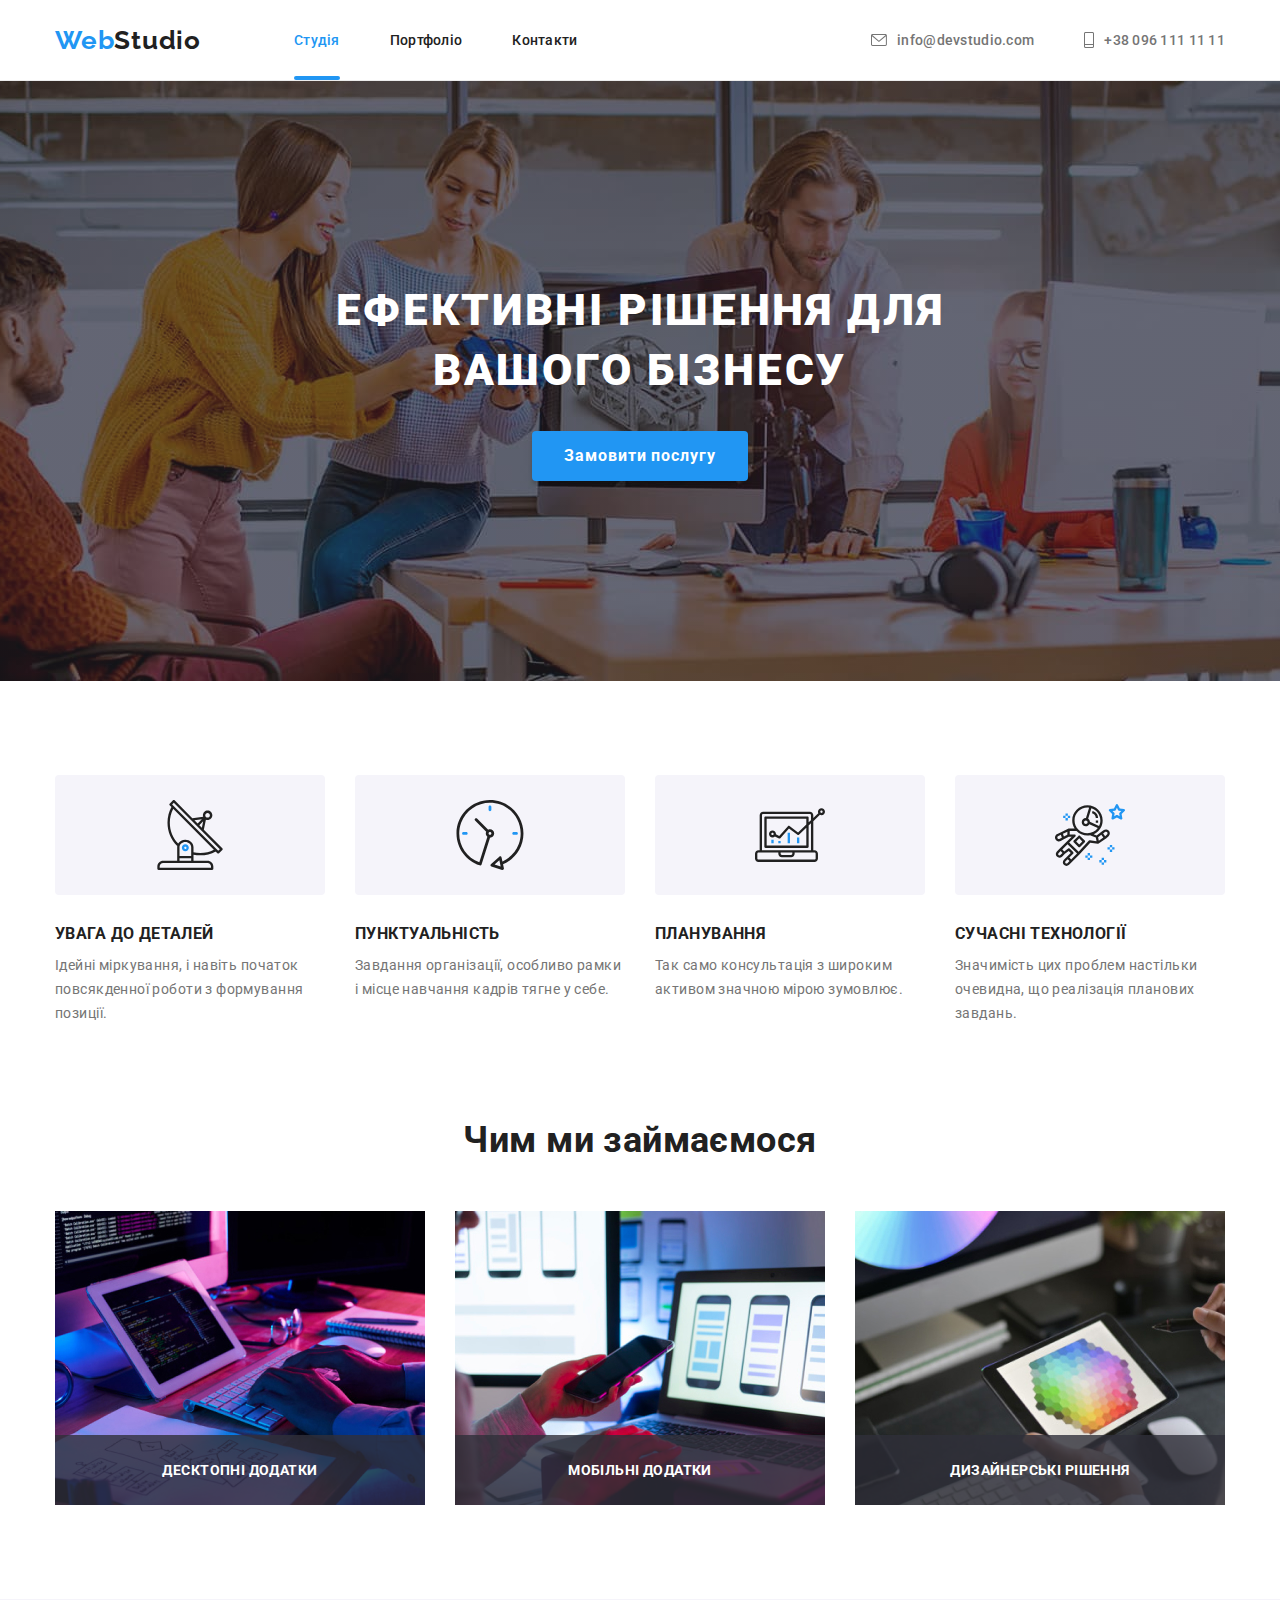
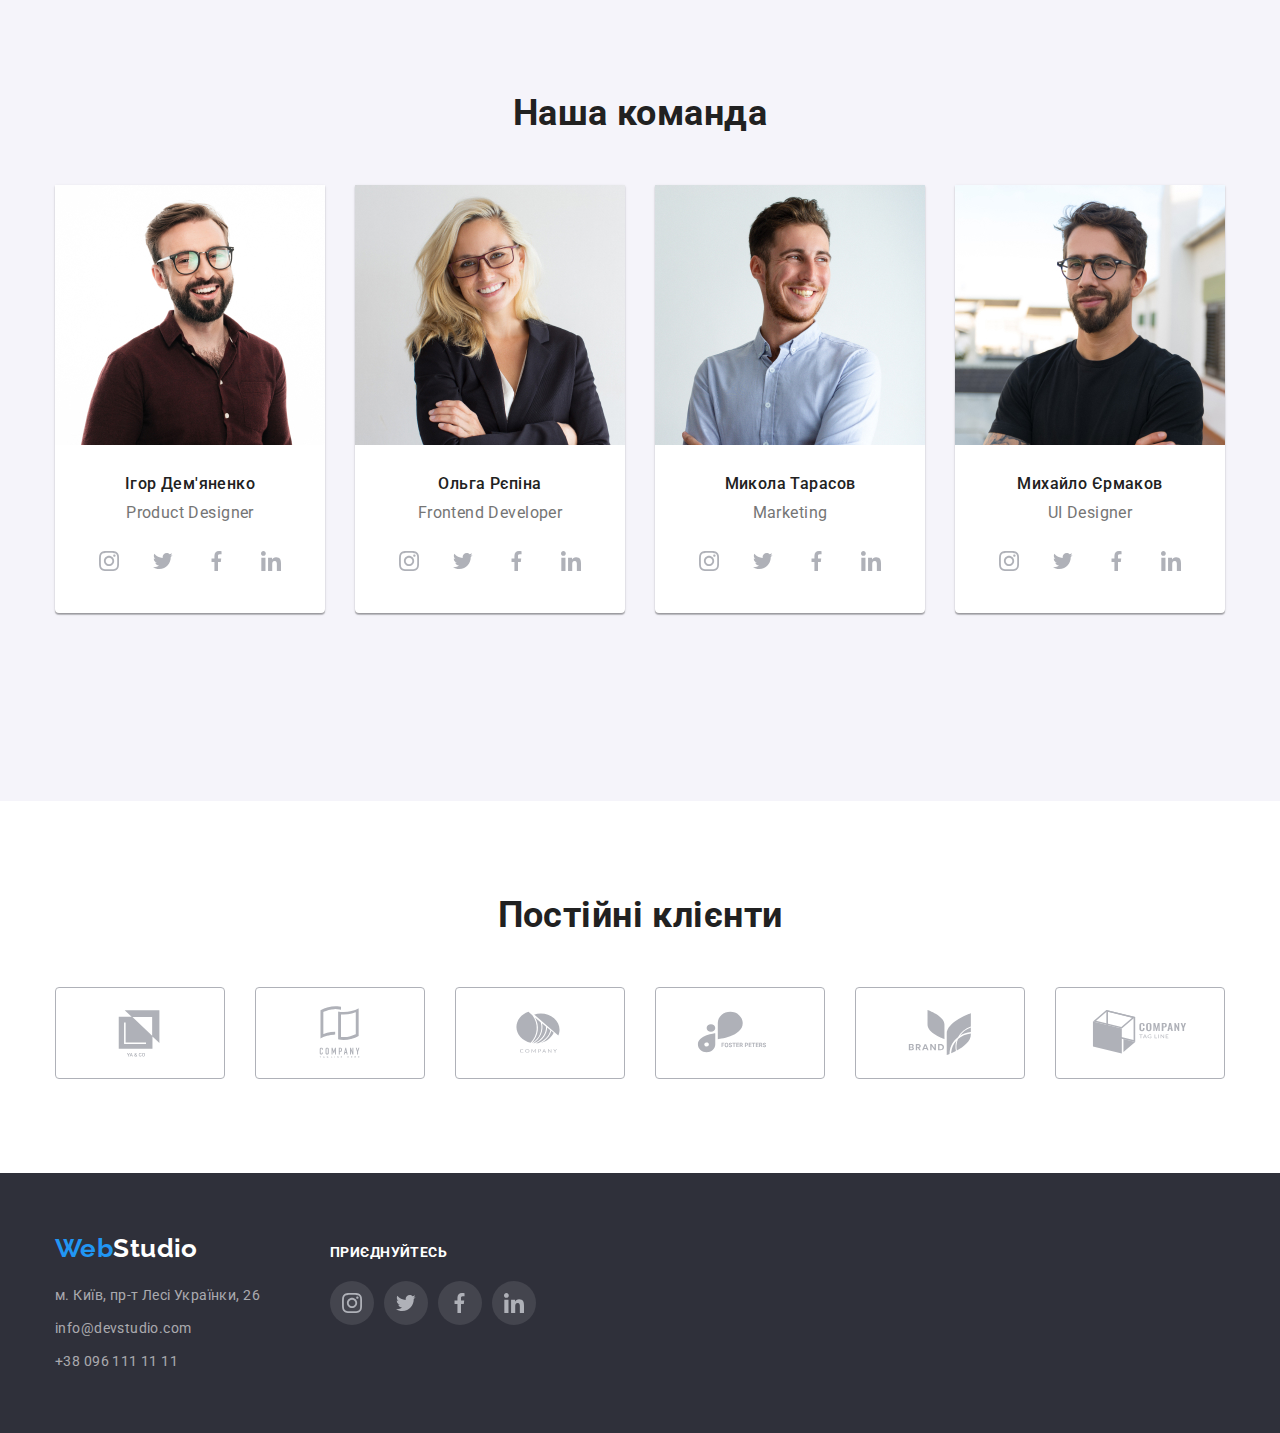
<file: index.html>
<!DOCTYPE html>
<html lang="uk">
    <head>
        <meta charset="UTF-8" />
        <meta http-equiv="X-UA-Compatible" content="IE=edge" />
        <meta name="viewport" content="width=device-width, initial-scale=1.0" />
        <link rel="preconnect" href="https://fonts.googleapis.com" />
        <link rel="preconnect" href="https://fonts.gstatic.com" crossorigin />
        <link
            href="https://fonts.googleapis.com/css2?family=Raleway:wght@700&family=Roboto:wght@400;500;700;900&display=swap"
            rel="stylesheet"
        />
        <link
            rel="stylesheet"
            href="https://cdnjs.cloudflare.com/ajax/libs/modern-normalize/1.1.0/modern-normalize.min.css"
        />
        <title>Web Studio</title>
        <link rel="stylesheet" href="./css/style.css" />
    </head>
    <body>
        <!-- Navigation section -->
        <header>
            <div class="container header-wrapper">
                <a href="index.html" class="logo-header-logo"
                    ><span class="accent">Web</span>Studio</a
                >
                <nav class="header-nav">
                    <ul class="header-nav-list">
                        <li>
                            <a href="index.html" class="header-nav-link current"
                                >Студія</a
                            >
                        </li>
                        <li>
                            <a href="portfolio.html" class="header-nav-link"
                                >Портфоліо</a
                            >
                        </li>
                        <li>
                            <a href="portfolio.html" class="header-nav-link"
                                >Контакти</a
                            >
                        </li>
                    </ul>
                </nav>
                <ul class="contacts-list">
                    <li>
                        <a
                            href="mailto:info@devstudio.com"
                            class="contacts-list-link"
                            ><svg width="16" height="12">
                                <use
                                    href="./images/svg/sprite-defs.svg#icon-letter"
                                ></use></svg
                            >info@devstudio.com
                        </a>
                    </li>
                    <li>
                        <a href="tel:+380961111111" class="contacts-list-link"
                            ><svg width="10" height="16">
                                <use
                                    href="./images/svg/sprite-defs.svg#icon-phone"
                                ></use></svg
                            >+38 096 111 11 11
                        </a>
                    </li>
                </ul>
            </div>
        </header>
        <!-- Hero section -->
        <main>
            <section class="section hero-section">
                <div class="container">
                    <h1 class="hero-title">
                        ЕФЕКТИВНІ РІШЕННЯ ДЛЯ ВАШОГО БІЗНЕСУ
                    </h1>
                    <button data-modal-open type="button" class="hero-button">
                        Замовити послугу
                    </button>
                </div>
            </section>
            <!-- Benefits section -->
            <section class="section">
                <div class="container">
                    <h2 class="visually-hidden">Наші переваги</h2>
                    <ul class="benefits-list">
                        <li>
                            <div class="benefits-icon">
                                <svg width="70" height="70">
                                    <use
                                        href="./images/svg/sprite-defs.svg#icon-antenna"
                                    ></use>
                                </svg>
                            </div>
                            <h3 class="benefits-title">УВАГА ДО ДЕТАЛЕЙ</h3>
                            <p class="benefits-paragraph">
                                Ідейні міркування, і навіть початок повсякденної
                                роботи з формування позиції.
                            </p>
                        </li>
                        <li>
                            <div class="benefits-icon">
                                <svg width="70" height="70">
                                    <use
                                        href="./images/svg/sprite-defs.svg#icon-clock"
                                    ></use>
                                </svg>
                            </div>
                            <h3 class="benefits-title">ПУНКТУАЛЬНІСТЬ</h3>
                            <p class="benefits-paragraph">
                                Завдання організації, особливо рамки і місце
                                навчання кадрів тягне у себе.
                            </p>
                        </li>
                        <li>
                            <div class="benefits-icon">
                                <svg width="70" height="70">
                                    <use
                                        href="./images/svg/sprite-defs.svg#icon-diagram"
                                    ></use>
                                </svg>
                            </div>
                            <h3 class="benefits-title">ПЛАНУВАННЯ</h3>
                            <p class="benefits-paragraph">
                                Так само консультація з широким активом значною
                                мірою зумовлює.
                            </p>
                        </li>
                        <li>
                            <div class="benefits-icon">
                                <svg width="70" height="70">
                                    <use
                                        href="./images/svg/sprite-defs.svg#icon-astronaut"
                                    ></use>
                                </svg>
                            </div>
                            <h3 class="benefits-title">СУЧАСНІ ТЕХНОЛОГІЇ</h3>
                            <p class="benefits-paragraph">
                                Значимість цих проблем настільки очевидна, що
                                реалізація планових завдань.
                            </p>
                        </li>
                    </ul>
                </div>
            </section>
            <!-- Profile section -->
            <section class="section profile">
                <div class="container">
                    <h2 class="profile-title">Чим ми займаємося</h2>
                    <ul class="profile-list">
                        <li class="profile-product-list">
                            <img
                                src="./images/img.jpg"
                                alt="Picture_01"
                                width="370"
                                height="294"
                            />
                            <div class="label"><p>Десктопні додатки</p></div>
                        </li>
                        <li class="profile-product-list">
                            <img
                                src="./images/img1.jpg"
                                alt="Picture_02"
                                width="370"
                                height="294"
                            />
                            <div class="label"><p>Мобільні додатки</p></div>
                        </li>
                        <li class="profile-product-list">
                            <img
                                src="./images/img2.jpg"
                                alt="Picture_03"
                                width="370"
                                height="294"
                            />
                            <div class="label"><p>Дизайнерські рішення</p></div>
                        </li>
                    </ul>
                </div>
            </section>
            <!-- Members section -->
            <section class="section members">
                <div class="container">
                    <h2 class="members-title">Наша команда</h2>
                    <ul class="members-list">
                        <li>
                            <img
                                src="./images/img3.jpg"
                                alt="photo of Igor Demyanenko"
                                width="270"
                                height="260"
                                class="members-list-img"
                            />
                            <div class="members-container">
                                <h3 class="members-list-title">
                                    Ігор Дем'яненко
                                </h3>
                                <p class="members-list-paragraph">
                                    Product Designer
                                </p>
                                <ul class="social-links-list">
                                    <li class="social-list-item">
                                        <a
                                            class="social-link"
                                            href="https://www.instagram.com/"
                                        >
                                            <svg class="social-icon">
                                                <use
                                                    href="./images/svg/sprite-defs.svg#icon-instagram"
                                                ></use>
                                            </svg>
                                        </a>
                                    </li>
                                    <li class="social-list-item">
                                        <a
                                            class="social-link"
                                            href="https://twitter.com/"
                                        >
                                            <svg class="social-icon">
                                                <use
                                                    href="./images/svg/sprite-defs.svg#icon-twitter"
                                                ></use>
                                            </svg>
                                        </a>
                                    </li>
                                    <li class="social-list-item">
                                        <a
                                            class="social-link"
                                            href="https://www.facebook.com/"
                                        >
                                            <svg class="social-icon">
                                                <use
                                                    href="./images/svg/sprite-defs.svg#icon-facebook"
                                                ></use>
                                            </svg>
                                        </a>
                                    </li>
                                    <li class="social-list-item">
                                        <a
                                            class="social-link"
                                            href="https://www.linkedin.com/feed/"
                                        >
                                            <svg class="social-icon">
                                                <use
                                                    href="./images/svg/sprite-defs.svg#icon-linkedin"
                                                ></use>
                                            </svg>
                                        </a>
                                    </li>
                                </ul>
                            </div>
                        </li>
                        <li>
                            <img
                                src="./images/img4.jpg"
                                alt="photo of Olga Pyerina"
                                width="270"
                                height="260"
                                class="members-list-img"
                            />
                            <div class="members-container">
                                <h3 class="members-list-title">Ольга Рєпіна</h3>
                                <p class="members-list-paragraph">
                                    Frontend Developer
                                </p>
                                <ul class="social-links-list">
                                    <li class="social-list-item">
                                        <a
                                            class="social-link"
                                            href="https://www.instagram.com/"
                                        >
                                            <svg class="social-icon">
                                                <use
                                                    href="./images/svg/sprite-defs.svg#icon-instagram"
                                                ></use>
                                            </svg>
                                        </a>
                                    </li>
                                    <li class="social-list-item">
                                        <a
                                            class="social-link"
                                            href="https://twitter.com/"
                                        >
                                            <svg class="social-icon">
                                                <use
                                                    href="./images/svg/sprite-defs.svg#icon-twitter"
                                                ></use>
                                            </svg>
                                        </a>
                                    </li>
                                    <li class="social-list-item">
                                        <a
                                            class="social-link"
                                            href="https://www.facebook.com/"
                                        >
                                            <svg class="social-icon">
                                                <use
                                                    href="./images/svg/sprite-defs.svg#icon-facebook"
                                                ></use>
                                            </svg>
                                        </a>
                                    </li>
                                    <li class="social-list-item">
                                        <a
                                            class="social-link"
                                            href="https://www.linkedin.com/feed/"
                                        >
                                            <svg class="social-icon">
                                                <use
                                                    href="./images/svg/sprite-defs.svg#icon-linkedin"
                                                ></use>
                                            </svg>
                                        </a>
                                    </li>
                                </ul>
                            </div>
                        </li>
                        <li>
                            <img
                                src="./images/img5.jpg"
                                alt="photo of Mykola Tarasov"
                                width="270"
                                height="260"
                                class="members-list-img"
                            />
                            <div class="members-container">
                                <h3 class="members-list-title">
                                    Микола Тарасов
                                </h3>
                                <p class="members-list-paragraph">Marketing</p>
                                <ul class="social-links-list">
                                    <li class="social-list-item">
                                        <a
                                            class="social-link"
                                            href="https://www.instagram.com/"
                                        >
                                            <svg class="social-icon">
                                                <use
                                                    href="./images/svg/sprite-defs.svg#icon-instagram"
                                                ></use>
                                            </svg>
                                        </a>
                                    </li>
                                    <li class="social-list-item">
                                        <a
                                            class="social-link"
                                            href="https://twitter.com/"
                                        >
                                            <svg class="social-icon">
                                                <use
                                                    href="./images/svg/sprite-defs.svg#icon-twitter"
                                                ></use>
                                            </svg>
                                        </a>
                                    </li>
                                    <li class="social-list-item">
                                        <a
                                            class="social-link"
                                            href="https://www.facebook.com/"
                                        >
                                            <svg class="social-icon">
                                                <use
                                                    href="./images/svg/sprite-defs.svg#icon-facebook"
                                                ></use>
                                            </svg>
                                        </a>
                                    </li>
                                    <li class="social-list-item">
                                        <a
                                            class="social-link"
                                            href="https://www.linkedin.com/feed/"
                                        >
                                            <svg class="social-icon">
                                                <use
                                                    href="./images/svg/sprite-defs.svg#icon-linkedin"
                                                ></use>
                                            </svg>
                                        </a>
                                    </li>
                                </ul>
                            </div>
                        </li>
                        <li>
                            <img
                                src="./images/img6.jpg"
                                alt="photo of Myhaylo Yermakov"
                                width="270"
                                height="260"
                                class="members-list-img"
                            />
                            <div class="members-container">
                                <h3 class="members-list-title">
                                    Михайло Єрмаков
                                </h3>
                                <p class="members-list-paragraph">
                                    UI Designer
                                </p>
                                <ul class="social-links-list">
                                    <li class="social-list-item">
                                        <a
                                            class="social-link"
                                            href="https://www.instagram.com/"
                                        >
                                            <svg class="social-icon">
                                                <use
                                                    href="./images/svg/sprite-defs.svg#icon-instagram"
                                                ></use>
                                            </svg>
                                        </a>
                                    </li>
                                    <li class="social-list-item">
                                        <a
                                            class="social-link"
                                            href="https://twitter.com/"
                                        >
                                            <svg class="social-icon">
                                                <use
                                                    href="./images/svg/sprite-defs.svg#icon-twitter"
                                                ></use>
                                            </svg>
                                        </a>
                                    </li>
                                    <li class="social-list-item">
                                        <a
                                            class="social-link"
                                            href="https://www.facebook.com/"
                                        >
                                            <svg class="social-icon">
                                                <use
                                                    href="./images/svg/sprite-defs.svg#icon-facebook"
                                                ></use>
                                            </svg>
                                        </a>
                                    </li>
                                    <li class="social-list-item">
                                        <a
                                            class="social-link"
                                            href="https://www.linkedin.com/feed/"
                                        >
                                            <svg class="social-icon">
                                                <use
                                                    href="./images/svg/sprite-defs.svg#icon-linkedin"
                                                ></use>
                                            </svg>
                                        </a>
                                    </li>
                                </ul>
                            </div>
                        </li>
                    </ul>
                </div>
            </section>
            <!-- Clients Section -->
            <section class="section clients">
                <div class="container">
                    <h2 class="clients-title">Постійні клієнти</h2>
                    <ul class="clients-list">
                        <li>
                            <a href="#" class="link-clients"
                                ><svg
                                    class="svg-clients"
                                    width="106"
                                    height="60"
                                >
                                    <use
                                        href="./images/svg/sprite-defs.svg#icon-logoclient1"
                                    ></use></svg
                            ></a>
                        </li>
                        <li>
                            <a href="#" class="link-clients"
                                ><svg
                                    class="svg-clients"
                                    width="106"
                                    height="60"
                                >
                                    <use
                                        href="./images/svg/sprite-defs.svg#icon-logoclient2"
                                    ></use></svg
                            ></a>
                        </li>
                        <li>
                            <a href="#" class="link-clients"
                                ><svg
                                    class="svg-clients"
                                    width="106"
                                    height="60"
                                >
                                    <use
                                        href="./images/svg/sprite-defs.svg#icon-logoclient3"
                                    ></use></svg
                            ></a>
                        </li>
                        <li>
                            <a href="#" class="link-clients"
                                ><svg
                                    class="svg-clients"
                                    width="106"
                                    height="60"
                                >
                                    <use
                                        href="./images/svg/sprite-defs.svg#icon-logoclient4"
                                    ></use></svg
                            ></a>
                        </li>
                        <li>
                            <a href="#" class="link-clients"
                                ><svg
                                    class="svg-clients"
                                    width="106"
                                    height="60"
                                >
                                    <use
                                        href="./images/svg/sprite-defs.svg#icon-logoclient5"
                                    ></use></svg
                            ></a>
                        </li>
                        <li>
                            <a href="#" class="link-clients"
                                ><svg
                                    class="svg-clients"
                                    width="106"
                                    height="60"
                                >
                                    <use
                                        href="./images/svg/sprite-defs.svg#icon-logoclient6"
                                    ></use></svg
                            ></a>
                        </li>
                    </ul>
                </div>
            </section>
        </main>
        <!-- Footer section -->
        <footer class="footer">
            <div class="container footer-address-container">
                <div class="footer-wrapper">
                    <a href="index.html" class="logo footer-logo"
                        ><span class="accent">Web</span>Studio</a
                    >
                    <address class="footer-address">
                        <ul>
                            <li class="address-item">
                                <a
                                    href="https://goo.gl/maps/Tyv8FxXMf5jZxEzd9"
                                    target="_blank"
                                    rel="noopener noreferrer"
                                    >м. Київ, пр-т Лесі Українки, 26</a
                                >
                            </li>
                            <li class="address-item">
                                <a href="mailto:info@devstudio.com"
                                    >info@devstudio.com</a
                                >
                            </li>
                            <li class="address-item">
                                <a href="tel:+380961111111"
                                    >+38 096 111 11 11</a
                                >
                            </li>
                        </ul>
                    </address>
                </div>
                <div class="footer-social-container">
                    <p class="footer-title">Приєднуйтесь</p>
                    <ul class="footer-list">
                        <li class="footer-list-item">
                            <a href="#" class="footer-list-link"
                                ><svg width="20" height="20">
                                    <use
                                        href="./images/svg/sprite-defs.svg#icon-instagram"
                                    ></use></svg
                            ></a>
                        </li>
                        <li class="footer-list-item">
                            <a href="#" class="footer-list-link"
                                ><svg width="20" height="20">
                                    <use
                                        href="./images/svg/sprite-defs.svg#icon-twitter"
                                    ></use></svg
                            ></a>
                        </li>
                        <li class="footer-list-item">
                            <a href="#" class="footer-list-link"
                                ><svg width="20" height="20">
                                    <use
                                        href="./images/svg/sprite-defs.svg#icon-facebook"
                                    ></use></svg
                            ></a>
                        </li>
                        <li class="footer-list-item">
                            <a href="#" class="footer-list-link"
                                ><svg width="20" height="20">
                                    <use
                                        href="./images/svg/sprite-defs.svg#icon-linkedin"
                                    ></use></svg
                            ></a>
                        </li>
                    </ul>
                </div>
            </div>
        </footer>
        <div class="backdrop is-hidden" data-modal>
            <div class="modal">
                <button
                    type="button"
                    class="modal-close-button"
                    data-modal-close
                >
                    <svg width="11" height="11">
                        <use href="./images/svg/sprite-defs.svg#icon-x"></use>
                    </svg>
                </button>
            </div>
        </div>
        <script src="./js/modal.js"></script>
    </body>
</html>
</file>
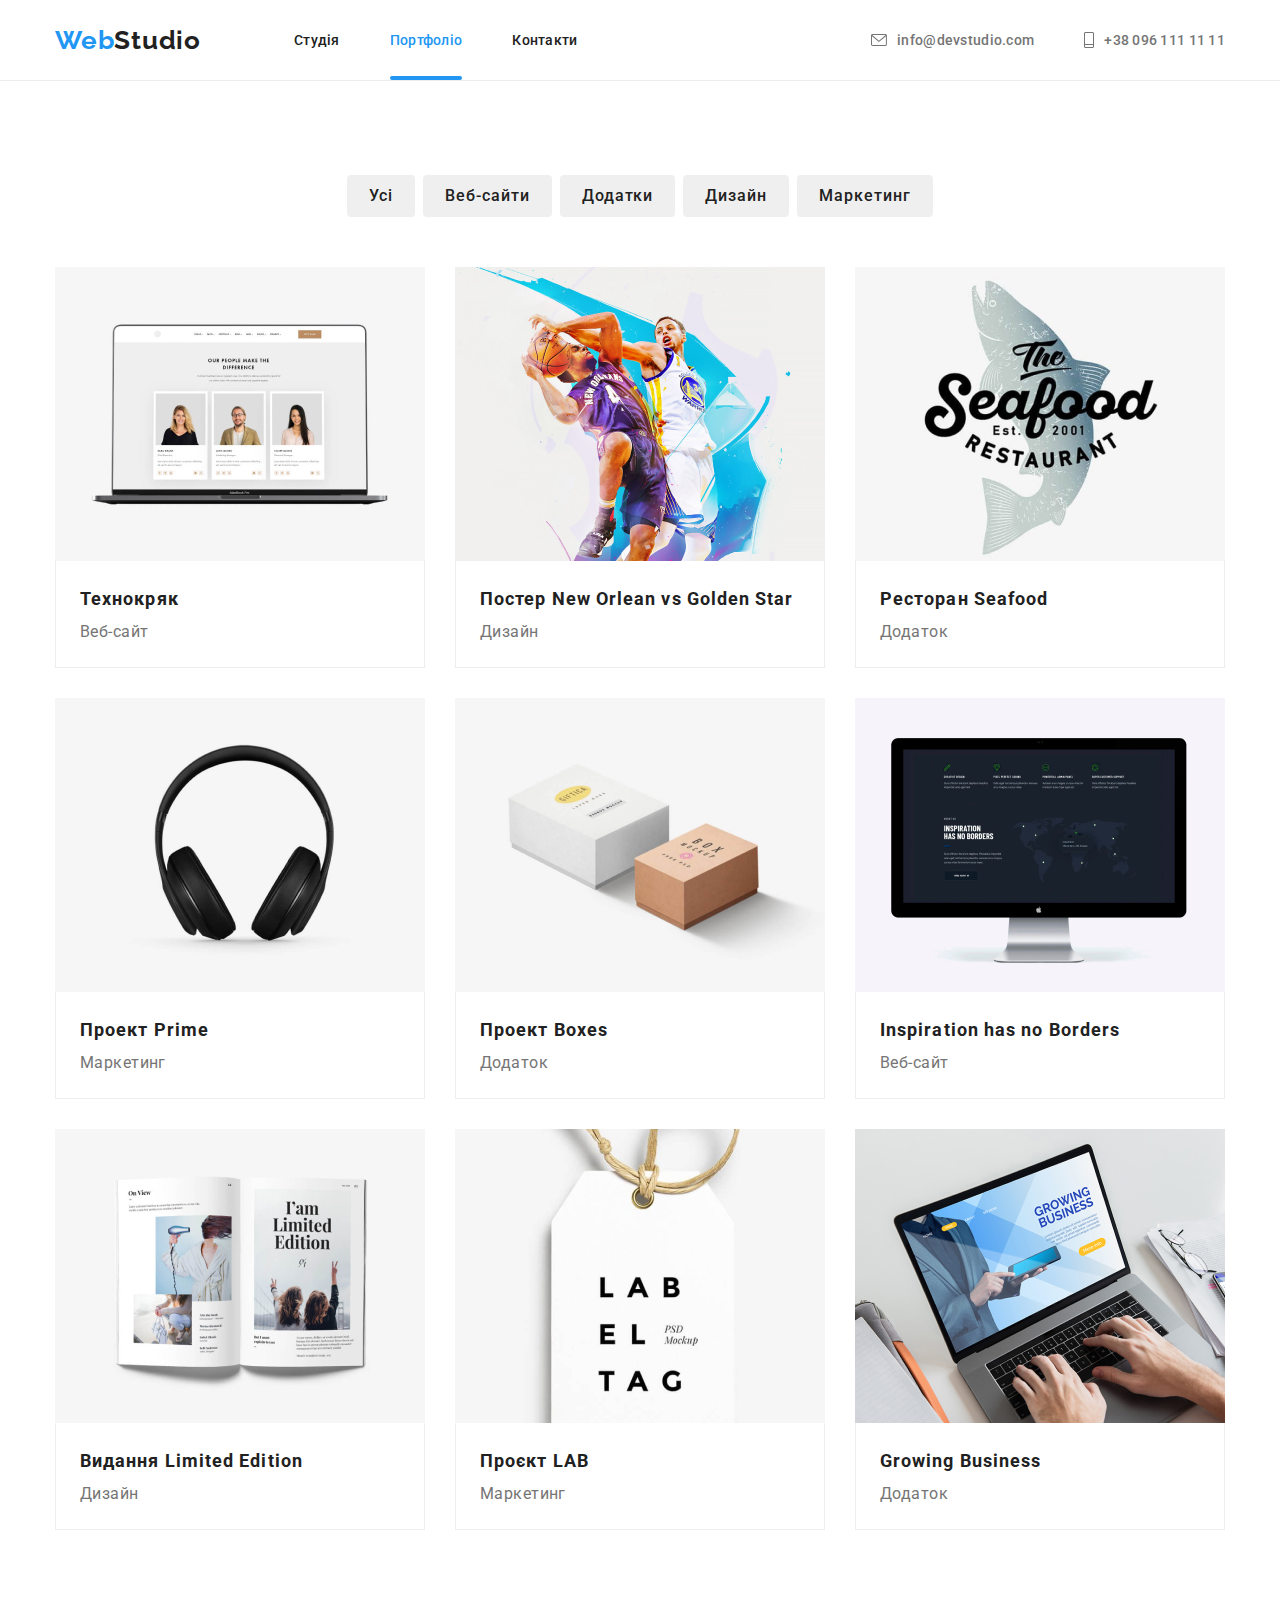
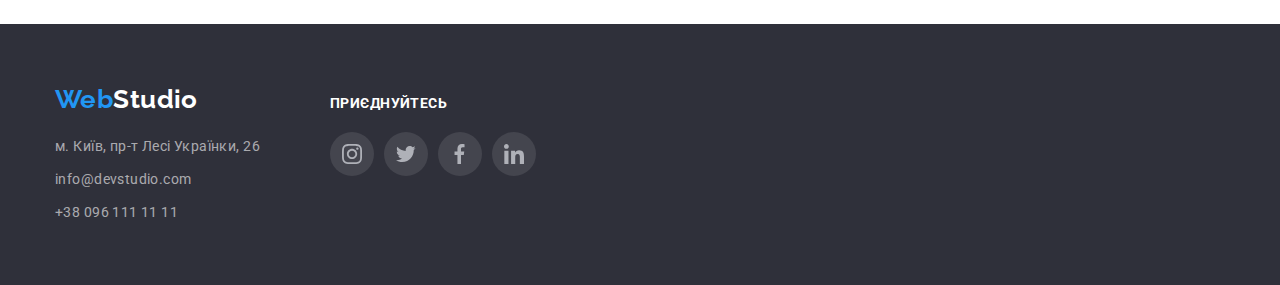
<file: portfolio.html>
<!DOCTYPE html>
<html lang="uk">
    <head>
        <meta charset="UTF-8" />
        <meta http-equiv="X-UA-Compatible" content="IE=edge" />
        <meta name="viewport" content="width=device-width, initial-scale=1.0" />
        <link rel="preconnect" href="https://fonts.googleapis.com" />
        <link rel="preconnect" href="https://fonts.gstatic.com" crossorigin />
        <link
            href="https://fonts.googleapis.com/css2?family=Raleway:wght@700&family=Roboto:wght@400;500;700;900&display=swap"
            rel="stylesheet"
        />
        <link
            rel="stylesheet"
            href="https://cdnjs.cloudflare.com/ajax/libs/modern-normalize/1.1.0/modern-normalize.min.css"
        />
        <title>Web Studio</title>
        <link rel="stylesheet" href="./css/style.css" />
    </head>
    <body>
        <!-- Navigation section -->
        <header>
            <div class="container header-wrapper">
                <a href="index.html" class="logo-header-logo"
                    ><span class="accent">Web</span>Studio</a
                >
                <nav class="header-nav">
                    <ul class="header-nav-list">
                        <li>
                            <a href="index.html" class="header-nav-link"
                                >Студія</a
                            >
                        </li>
                        <li>
                            <a
                                href="portfolio.html"
                                class="header-nav-link current"
                                >Портфоліо</a
                            >
                        </li>
                        <li>
                            <a href="portfolio.html" class="header-nav-link"
                                >Контакти</a
                            >
                        </li>
                    </ul>
                </nav>
                <ul class="contacts-list">
                    <li>
                        <a
                            href="mailto:info@devstudio.com"
                            class="contacts-list-link"
                            ><svg width="16" height="12">
                                <use
                                    href="./images/svg/sprite-defs.svg#icon-letter"
                                ></use></svg
                            >info@devstudio.com
                        </a>
                    </li>
                    <li>
                        <a href="tel:+380961111111" class="contacts-list-link"
                            ><svg width="10" height="16">
                                <use
                                    href="./images/svg/sprite-defs.svg#icon-phone"
                                ></use></svg
                            >+38 096 111 11 11
                        </a>
                    </li>
                </ul>
            </div>
        </header>

        <main>
            <section class="section">
                <div class="container">
                    <h1 class="hidden">Примери робот</h1>

                    <ul class="list-button">
                        <li class="button-list">
                            <button type="button" class="card-button">
                                Усі
                            </button>
                        </li>
                        <li class="button-list">
                            <button type="button" class="card-button">
                                Веб-сайти
                            </button>
                        </li>
                        <li class="button-list">
                            <button type="button" class="card-button">
                                Додатки
                            </button>
                        </li>
                        <li class="button-list">
                            <button type="button" class="card-button">
                                Дизайн
                            </button>
                        </li>
                        <li class="button-list">
                            <button type="button" class="card-button">
                                Маркетинг
                            </button>
                        </li>
                    </ul>

                    <ul class="list-portfolio">
                        <li class="box">
                            <a class="box-link" href="">
                                <div class="thumb">
                                    <img
                                        src="./images/technocrack.jpg"
                                        alt="Технокряк"
                                        width="370"
                                    />
                                    <div class="box-overlay">
                                        <p class="box-overlay-text">
                                            Ресурс пропонує комплексні
                                            пропозиції з різним рівнем
                                            функціоналу та сервісів. Все це
                                            дозволить відвідувачу отримати
                                            вичерпні відомості про компанію чи
                                            приватну особу.
                                        </p>
                                    </div>
                                </div>
                                <div class="product">
                                    <h2 class="product-title">Технокряк</h2>
                                    <p class="product-paragraph">Веб-сайт</p>
                                </div></a
                            >
                        </li>
                        <li class="box">
                            <a class="box-link" href="">
                                <div class="thumb">
                                    <img
                                        src="./images/neworleansvsgoldenstars.jpg"
                                        alt="Постер New Orlean vs Golden Star"
                                        width="370"
                                    />
                                    <div class="box-overlay">
                                        <p class="box-overlay-text"></p>
                                    </div>
                                </div>
                                <div class="product">
                                    <h2 class="product-title">
                                        Постер New Orlean vs Golden Star
                                    </h2>
                                    <p class="product-paragraph">Дизайн</p>
                                </div></a
                            >
                        </li>
                        <li class="box">
                            <a class="box-link" href="">
                                <div class="thumb">
                                    <img
                                        src="./images/seafood.jpg"
                                        alt="Ресторан Seafood"
                                        width="370"
                                    />
                                    <div class="box-overlay">
                                        <p class="box-overlay-text"></p>
                                    </div>
                                </div>
                                <div class="product">
                                    <h2 class="product-title">
                                        Ресторан Seafood
                                    </h2>
                                    <p class="product-paragraph">Додаток</p>
                                </div></a
                            >
                        </li>
                        <li class="box">
                            <a class="box-link" href="">
                                <div class="thumb">
                                    <img
                                        src="./images/prime.jpg"
                                        alt="Проект Prime"
                                        width="370"
                                    />
                                    <div class="box-overlay">
                                        <p class="box-overlay-text"></p>
                                    </div>
                                </div>
                                <div class="product">
                                    <h2 class="product-title">Проект Prime</h2>
                                    <p class="product-paragraph">Маркетинг</p>
                                </div></a
                            >
                        </li>
                        <li class="box">
                            <a class="box-link" href="">
                                <div class="thumb">
                                    <img
                                        src="./images/boxes.jpg"
                                        alt="Проєкт Boxes"
                                        width="370"
                                    />
                                    <div class="box-overlay">
                                        <p class="box-overlay-text"></p>
                                    </div>
                                </div>
                                <div class="product">
                                    <h2 class="product-title">Проект Boxes</h2>
                                    <p class="product-paragraph">Додаток</p>
                                </div></a
                            >
                        </li>
                        <li class="box">
                            <a class="box-link" href="">
                                <div class="thumb">
                                    <img
                                        src="./images/inspirationhasnoborders.jpg"
                                        alt="Inspiration has no Borders"
                                        width="370"
                                    />
                                    <div class="box-overlay">
                                        <p class="box-overlay-text"></p>
                                    </div>
                                </div>
                                <div class="product">
                                    <h2 class="product-title">
                                        Inspiration has no Borders
                                    </h2>
                                    <p class="product-paragraph">Веб-сайт</p>
                                </div></a
                            >
                        </li>
                        <li class="box">
                            <a class="box-link" href="">
                                <div class="thumb">
                                    <img
                                        src="./images/limitededition.jpg"
                                        alt="Видання Limited Edition"
                                        width="370"
                                    />
                                    <div class="box-overlay">
                                        <p class="box-overlay-text"></p>
                                    </div>
                                </div>
                                <div class="product">
                                    <h2 class="product-title">
                                        Видання Limited Edition
                                    </h2>
                                    <p class="product-paragraph">Дизайн</p>
                                </div></a
                            >
                        </li>
                        <li class="box">
                            <a class="box-link" href="">
                                <div class="thumb">
                                    <img
                                        src="./images/lab.jpg"
                                        alt="Проєкт LAB"
                                        width="370"
                                    />
                                    <div class="box-overlay">
                                        <p class="box-overlay-text"></p>
                                    </div>
                                </div>
                                <div class="product">
                                    <h2 class="product-title">Проєкт LAB</h2>
                                    <p class="product-paragraph">Маркетинг</p>
                                </div></a
                            >
                        </li>
                        <li class="box">
                            <a class="box-link" href="">
                                <div class="thumb">
                                    <img
                                        src="./images/growingbusiness.jpg"
                                        alt="Growing Business"
                                        width="370"
                                    />
                                    <div class="box-overlay">
                                        <p class="box-overlay-text"></p>
                                    </div>
                                </div>
                                <div class="product">
                                    <h2 class="product-title">
                                        Growing Business
                                    </h2>
                                    <p class="product-paragraph">Додаток</p>
                                </div></a
                            >
                        </li>
                    </ul>
                </div>
            </section>
        </main>
        <!-- Footer section -->
        <footer class="footer">
            <div class="container footer-address-container">
                <div class="footer-wrapper">
                    <a href="index.html" class="logo footer-logo"
                        ><span class="accent">Web</span>Studio</a
                    >
                    <address class="footer-address">
                        <ul>
                            <li class="address-item">
                                <a
                                    href="https://goo.gl/maps/Tyv8FxXMf5jZxEzd9"
                                    target="_blank"
                                    rel="noopener noreferrer"
                                    >м. Київ, пр-т Лесі Українки, 26</a
                                >
                            </li>
                            <li class="address-item">
                                <a href="mailto:info@devstudio.com"
                                    >info@devstudio.com</a
                                >
                            </li>
                            <li class="address-item">
                                <a href="tel:+380961111111"
                                    >+38 096 111 11 11</a
                                >
                            </li>
                        </ul>
                    </address>
                </div>
                <div class="footer-social-container">
                    <p class="footer-title">Приєднуйтесь</p>
                    <ul class="footer-list">
                        <li class="footer-list-item">
                            <a href="#" class="footer-list-link"
                                ><svg width="20" height="20">
                                    <use
                                        href="./images/svg/sprite-defs.svg#icon-instagram"
                                    ></use></svg
                            ></a>
                        </li>
                        <li class="footer-list-item">
                            <a href="#" class="footer-list-link"
                                ><svg width="20" height="20">
                                    <use
                                        href="./images/svg/sprite-defs.svg#icon-twitter"
                                    ></use></svg
                            ></a>
                        </li>
                        <li class="footer-list-item">
                            <a href="#" class="footer-list-link"
                                ><svg width="20" height="20">
                                    <use
                                        href="./images/svg/sprite-defs.svg#icon-facebook"
                                    ></use></svg
                            ></a>
                        </li>
                        <li class="footer-list-item">
                            <a href="#" class="footer-list-link"
                                ><svg width="20" height="20">
                                    <use
                                        href="./images/svg/sprite-defs.svg#icon-linkedin"
                                    ></use></svg
                            ></a>
                        </li>
                    </ul>
                </div>
            </div>
        </footer>
        <script src="./js/modal.js"></script>
    </body>
</html>
</file>
<file: css/style.css>
/* General settings */

html {
        box-sizing: border-box;
}

*,
*::before,
*::after {
        box-sizing: inherit;
}

:root {
        --accent-color: #2196F3;
        --primary-color: #212121;
        --secondary-color: #757575;
        --dark-color: #2F303A;
        --primary-white: #FFFFFF;
        --secondary-white: #F5F4FA;
        --modal-close-color: #0000001a;
        --modal-overlay-color: #00000033;

        --duration: 250ms;
        --longer: 550ms;
        --timing-function: cubic-bezier(0.4, 0, 0.2, 1);
}

body {
        font-family: 'Roboto', sans-serif;
        font-size: 14px;
        letter-spacing: 0.03em;
        line-height: 1.71;
        color: var(--primary-color);
}

img {
        display: block;
}

ul {
        margin: 0;
        padding: 0;
}

li {
        list-style: none;
        margin: 0;
        padding: 0;
}

a {
        text-decoration: none;
        color: var(--head-color);
}

a,
button {
        margin: 0;
        padding: 0;
}

address {
        font-style: normal;
}

h1,
h2,
h3,
h4,
h5,
h6,
p {
        margin-top: 0;
        margin-bottom: 0;
}

/* 1st Page */
/* Header Section */

header {
        border-bottom: 1px solid #ECECEC;
}

header a {
        padding-bottom: 32px;
        padding-top: 32px;
}

.header-logo {
        margin-right: 93px;
}

.header-nav {
        display: flex;
        align-items: center;
        margin-left: 93px;
}

.header-nav-list {
        position: relative;
        display: flex;
        gap: 50px;
}


.contacts-list {

        display: flex;
        align-items: baseline;
        gap: 50px;
        align-items: center;
        margin-left: auto;
}

.header-nav-link {
        display: block;
        padding: 32px 0;
        font-weight: 500;
        line-height: 1.15;
        letter-spacing: 0.02em;

        transition-property: fill, color;
        transition-duration: var(--duration);
        transition-timing-function: var(--timing-function);
}

.current::after {
        position: absolute;
        display: block;
        content:'';
        bottom:0;
        left:0;

        transform: translate(50, 50);

        width: 100%;
        height: 4px;
        border-radius: 2px;
        background: var(--accent-color);
}

.current{
        position: relative;
        color: var(--accent-color)
}

.contacts-list-link {
        display: flex;
        align-items: center;
        gap: 10px;
        font-weight: 500;
        line-height: 1.15;
        letter-spacing: 0.02em;
        fill: var(--secondary-color);
        color: var(--secondary-color);

        transition-property: fill, color;
        transition-duration: var(--duration);
        transition-timing-function: var(--timing-function);
}

.header-nav-link:hover,
.header-nav-link:focus,
.contacts-list-link:hover,
.contacts-list-link:focus {
        fill: var(--accent-color);
        color: var(--accent-color);
}

.header-wrapper {
                display: flex;
                align-items: center;
                margin: 0px auto;
                width: 1200px;
}

.logo-header-logo {
        display: inline-block;
                font-family: 'Raleway', sans-serif;
                padding: 0;
                font-weight: 700;
                font-size: 26px;
                line-height: 1.19;
                letter-spacing: 0.03em;

}

.header-nav-item {
        font-family: 'Roboto', sans-serif;
                font-weight: 500;
                font-size: 14px;
                line-height: 0.8;
                letter-spacing: 0.02em;
                color: var(--accent-color);
}

.header-nav-item {
        font-family: 'Roboto', sans-serif;
                font-weight: 500;
                font-size: 14px;
                line-height: 0.8;
                letter-spacing: 0.02em;
                color: var(--primary-color);
}

.header-nav-item {
        font-family: 'Roboto', sans-serif;
                font-weight: 500;
                font-size: 14px;
                line-height: 0.8;
                letter-spacing: 0.02em;
                color: var(--primary-color);
}

/* Hero Section  */
/* Utilities  */

.container {
        width: 1200px;
        margin: 0 auto;
        padding: 0px 15px;
}

.section {
        padding-top: 94px;
        padding-bottom: 94px;
}

.list-portfolio {
        display: flex;
        flex-wrap: wrap;

        gap: 30px;
}

.accent {
        color: var(--accent-color);
}

.visually-hidden {
        position: absolute;
        width: 1px;
        height: 1px;
        margin: -1px;
        border: 0;
        padding: 0;
        white-space: nowrap;
        clip-path: inset(100%);
        clip: rect(0 0 0 0);
        overflow: hidden;
}

/* Components  */

.logo {
        font-family: 'Raleway';
        font-weight: 700;
        font-size: 26px;
        line-height: 1.19;
        color: #000000;
}

.hidden {
        position: absolute;
        width: 1px;
        height: 1px;
        margin: -1px;
        border: 0;
        padding: 0;
        white-space: nowrap;
        clip-path: inset(100%);
        clip: rect(0 0 0 0);
        overflow: hidden;
}

.hero-section {
        text-align: center;

        background-position: center;
        background-image: linear-gradient(to right, rgba(47, 48, 58, 0.4), rgba(47, 48, 58, 0.4)), url(../images/hero-background-optimized.jpg);
        background-size: cover;
        background-repeat: no-repeat;
        background-color: var(--dark-color);

        max-width: 1600px;
        height: 600px;
        padding: 200px 0px;
        margin-left: auto;
        margin-right: auto;
}

.hero-title {
        font-weight: 900;
        font-size: 44px;
        line-height: 1.36;
        text-align: center;
        letter-spacing: 0.06em;
        text-transform: uppercase;
        color: var(--primary-white);
        margin: 0 auto;
        margin-bottom: 30px;
        width: 696px;
}

.hero-button {
        border-radius: 4px;
        font-weight: 700;
        font-size: 16px;
        line-height: 1.88;
        letter-spacing: 0.06em;
                padding: 10px 32px;

        color: var(--primary-white);
        background-color: var(--accent-color);
        box-shadow: 0px 4px 4px rgba(0, 0, 0, 0.15);

        border: none;
        cursor: pointer;

        transition: background-color var(--duration);
        transition-property: background-color;
        transition-duration: var(--duration);
        transition-timing-function: var(--timing-function);
}

.hero-button:focus,
.hero-button:hover {
        background-color: var(--accent-color);
}

/* Benefits Section  */

.benefits-list {
        display: flex;

        gap: 30px;
}

.benefits-icon {

        display: flex;
        justify-content: center;
        align-items: center;
        
        gap: 30px;
        width: 270px; 
        height: 120px;
        margin-bottom: 30px;

        background-color: var(--secondary-white);
        border-radius: 4px;
}

.benefits-title {
        font-weight: 700;
        line-height: 1.15;
        margin-bottom: 10px;

        text-transform: uppercase;
}

.benefits-paragraph {
        /* line-height: 1.71; */
        color: var(--secondary-color);

        width: 270px;
}

/* Profile Section  */

.profile {
        padding-top: 0px;
}

.profile-title {
        font-weight: 700;
        font-size: 36px;
        line-height: 1.16;
        margin-bottom: 50px;
        text-align: center;
        color: var(--primary-color);
}

.profile-list {
        display: flex;
        gap: 30px;
}

.profile-product-list {
        position: relative;
}

.label {
        position: absolute;
        display: flex;
        align-items: center;
        justify-content: center;
        
        top: 100%;
        left: 50%;
        transform: translate(-50%, -100%);
        width: 100%;
        height: 70px;
        background: rgba(47, 48, 58, 0.8);

        font-family: 'Roboto';
                font-style: normal;
                font-weight: 700;
                font-size: 14px;
                line-height: 1.14;
                text-align: center;
                letter-spacing: 0.03em;
                text-transform: uppercase;
                color:var(--primary-white)
}

/* Members section */

.members {
        background-color: var(--secondary-white);
}

.members-title {
        font-weight: 700;
        font-size: 36px;
        line-height: 1.16;
        margin-bottom: 50px;

        text-align: center;
}

.members-list {
        display: flex;

        gap: 30px;
        margin-bottom: 94px;
}

.members-container {
        padding: 30px 15px;
}

.members-list > li {
        background-color: var(--primary-white);
        box-shadow: 0px 1px 3px rgba(0, 0, 0, 0.12), 0px 1px 1px rgba(0, 0, 0, 0.14), 0px 2px 1px rgba(0, 0, 0, 0.2);
        border-radius: 0px 0px 4px 4px;
}

.members-list-title {
        font-weight: 500;
        font-size: 16px;
        line-height: 1.18;
        margin-bottom: 10px;

        text-align: center;
        
}

.members-list-paragraph {
        font-size: 16px;
        line-height: 1.18;
        margin-bottom: 16px;

        text-align: center;
        color: var(--secondary-color);
}

/* Social links section */

.social-links-list {
        display: flex;
        align-items: center;
        justify-content: center;

        gap:10px
}


.social-link {
        display: flex;
        align-items: center;
        justify-content: center;

        width: 44px;
        height: 44px;
        background-color: var(--primary-white);
        fill:#AFB1B8;
        border-radius: 50%;

        cursor: pointer;

        transition-property: fill, background-color;
        transition-duration: var(--duration);
        transition-timing-function: var(--timing-function);
}

.social-link:hover,
.social-link:focus {
        fill: var(--primary-white);
        background-color: var(--accent-color);
}

.social-icon {
        width:20px;
        height: 20px;
}

/* Clients section */

.clients-title {
        text-align: center;
        font-weight: 700;
        font-size: 36px;
        line-height: 1.16;
        margin-bottom: 50px;
}

.clients-list {
        display: flex;
        gap: 30px;
}

.link-clients {
        display: flex;
        justify-content: center;
        align-items: center;

        fill: #AFB1B8;
        border: 1px solid #AFB1B8;
        border-radius: 4px;
        width: 170px;
        height: 92px;

        cursor: pointer;

        transition-property: fill, border-color;
        transition-duration: var(--duration);
        transition-timing-function: var(--timing-function);
}

.link-clients:hover {
        fill: var(--accent-color);
        border-color: var(--accent-color);
}

/* Footer Section  */

footer {
        justify-content: center;
        background-color: var(--dark-color);
        padding-top: 60px;
        padding-bottom: 60px;
        gap: 30px;
}

.footer-logo {
        display: inline-block;
        font-weight: 700;
        font-size: 26px;
        line-height: 1.19;
        margin-bottom: 20px;
        color: var(--primary-white);
}

.footer-address {
        font-size: 14px;
        line-height: 1.71;
        color: var(--primary-white);
}

.footer-address a {
        display: block;
}

.address-item {
        color: rgba(255, 255, 255, 0.6);

        transition-property: color;
        transition-duration: var(--duration);
        transition-timing-function: var(--timing-function);
}

.address-item:not(:last-child) {
        margin-bottom: 9px;
}

.address-item:hover,
.address-item:focus {
        color: var(--primary-white);
}

.footer-address-container {
        display: flex;
        align-items: baseline;
        gap: 70px;
}

.footer-social-container {
        margin-right: auto
}

.footer-title {
        padding-bottom: 20px;
        font-weight: 700;
        font-size: 14px;
        line-height: 1.14;
        letter-spacing: 0.03em;
        text-transform: uppercase;
        color: var(--primary-white)
}

.footer-list {
        display: flex;
        gap: 10px;
}

.footer-list-link {
        cursor: pointer;
        align-items: center;
        fill: var(--primary-white);
        background-color: rgba(255, 255, 255, 0.1);
        display: flex;
        align-items: center;
        justify-content: center;
        width: 44px;
        height: 44px;
        border-radius: 50%;
        cursor: pointer;

        transition-property: background-color;
        transition-duration: var(--duration);
        transition-timing-function: var(--timing-function);
}

.footer-list-link:hover,
.footer-list-link:focus {
        background-color: var(--accent-color);
}

/* Options section */

.options-list {
        display: flex;
        justify-content: center;

        gap: 8px;
        padding-bottom: 0;
        margin-bottom: 50px;
}

.options-button {
        font-weight: 500;
        font-size: 16px;
        line-height: 1.62;
        padding: 6px 22px;
        min-width: 73px;
        height: 38px;
        border-radius: 4px;
        
        text-align: center;
        border: none;
        background-color: var(--secondary-white);

        transition-property: color, background-color, box-shadow;
        transition-duration: var(--duration);
        transition-timing-function: var(--timing-function);
}

.options-button:hover,
.options-button:focus {
        color: var(--primary-white);
        background-color: var(--accent-color);
        box-shadow: 0px 3px 1px rgba(0, 0, 0, 0.1), 0px 1px 2px rgba(0, 0, 0, 0.08), 0px 2px 2px rgba(0, 0, 0, 0.12);
}

/* Partners section */

.partners-list {
        display: flex;
        flex-wrap: wrap;

        gap: 30px;
}

.partners-container {
        padding: 20px 24px;

        border-left: 1px solid #EEEEEE;
        border-right: 1px solid #EEEEEE;
        border-bottom: 1px solid #EEEEEE;
}

.partners-title {
        font-weight: 700;
        font-size: 18px;
        line-height: 2;
        letter-spacing: 0.06em;
        margin-bottom: 4px;
}

.partner-paragraph {
        font-size: 16px;
        line-height: 1.88;

        color: var(--secondary-color);
}

/* 2nd Page */
/* Buttons */

.wrapper-button {
        display: flex;
        justify-content: space-evenly;
        align-items: baseline;

        padding-top: 94px;
        padding-bottom: 50px;
}

.list-button {
        display: flex;
        justify-content: center;

        margin-bottom: 50px;
        gap: 8px;
        color: var(--secondary-white);
}

.list-button > .button-list:nth-child(1) {
        color: var(--accent-color);
}

.card-button {
        border: none;
        color: var(--primary-color);
        text-decoration: none;
        font-family: inherit;

        font-weight: 500;
        font-size: 16px;
        line-height: 1.9;
        letter-spacing: 0.06em;
        padding: 6px 22px;
        border-radius: 4px;

        cursor: pointer;

        transition-property: color, background-color, box-shadow;
        transition-duration: var(--duration);
        transition-timing-function: var(--timing-function);
}

.card-button:hover,
.card-button:focus {
        color: var(--primary-white);
        background-color: var(--accent-color);

        box-shadow: 2px 3px 3px 0 rgba(100, 100, 100, 0.6);
}

/* Portfolio */

.container-portfolio {
        width: 1230px;
        padding: 0 15px;

        margin-left: auto;
        margin-right: auto;
        display: flex;
        flex-wrap: wrap;
}

.box {
        position: relative;
        width: 370px;
        overflow: hidden;

        transition-property: box-shadow;
        transition-duration: var(--duration);
        transition-timing-function: var(--timing-function);
}

.box-link {
        display: block;
        transition: box-shadow var(--duration) var(--timing-function);
}

.box-link:hover {
        position: absolute;
}

.thumb {
        position: relative;
        overflow: hidden;
}

.box-overlay {
        position: absolute;
                top: 0;
                left: 0;
        
                display: flex;
                align-items: center;
                width: 100%;
                height: 100%;
                padding: 0 24px;
                opacity: 85%;
                background-color:var(--accent-color);
                transform: translateY(100%);
                transition: transform var(--duration) var(--timing-function);
}

.box-overlay-text {
        font-size: 18px;
        line-height: 1.56;
        color: var(--primary-white);
}

.box-link:hover .box-overlay{
        transform: translateY(0%);
}

.box-link:focus .box-overlay {
        transform: translateY(0%);
}

.box:hover,
.box:focus {
        box-shadow: 0px 1px 1px rgba(0, 0, 0, 0.12), 0px 4px 4px rgba(0, 0, 0, 0.06), 1px 4px 6px rgba(0, 0, 0, 0.16);
}

.box:nth-child(3n) {
        margin-right: 0px;
}

/* Не видаляю тому що добрий варіант */

/* .thumb::after {
        position: absolute;
        display: inline-block;
        content: '';
        top: 0;
        left: 0;
        width: 100%;
        height: 100%;
        opacity: 90%;
        background-color: var(--accent-color);
        transform: translateY(100%);
        transition: transform var(--duration) var(--timing-function);
} */

.product {
        padding: 20px 24px;
        border-right: 1px solid #EEEEEE;
        border-bottom: 1px solid #EEEEEE;
        border-left: 1px solid #EEEEEE;;
}

.product-title {
        font-weight: 700;
        font-size: 18px;
        line-height: 2;
        letter-spacing: 0.06em;
}

.product-paragraph {
        font-size: 16px;
        line-height: 1.87;

        color: var(--secondary-color);
}

/* Modal window */

.backdrop {
        position: fixed;
        top: 0;
        left: 0;

        width: 100%;
        height: 100%;
        z-index: 1;

        background-color: var(--modal-overlay-color);
}

.is-hidden {
        opacity: 0;
        visibility: hidden;
        pointer-events: none;
}

.modal {
        position: absolute;
        top: 50%;
        left: 50%;

        min-width: 528px;
        min-height: 581px;

        background: var(--primary-white);
        box-shadow: 0px 1px 3px #0000001f, 0px 1px 1px #00000024, 0px 2px 1px #00000033;
        border-radius: 4px;

        transform: translate(-50%, -50%);
}

.modal-close-button {
        position: absolute;
        top: 8px;
        right: 8px;

        display: flex;
        justify-content: center;
        align-items: center;

        width: 30px;
        height: 30px;
        padding: 0;

        cursor: pointer;

        transition-duration: var(--duration);
        transition-timing-function: var(--timing-function);
        background-color: var(--white-color);
        color: var(--black-color);
        border: 1px solid var(--modal-close-color);
        border-radius: 50%;
}

.modal-close-button:hover {
        fill: var(--primary-white);
        background-color: var(--accent-color);
}

.no-scroll {
        overflow: hidden;
}
</file>
